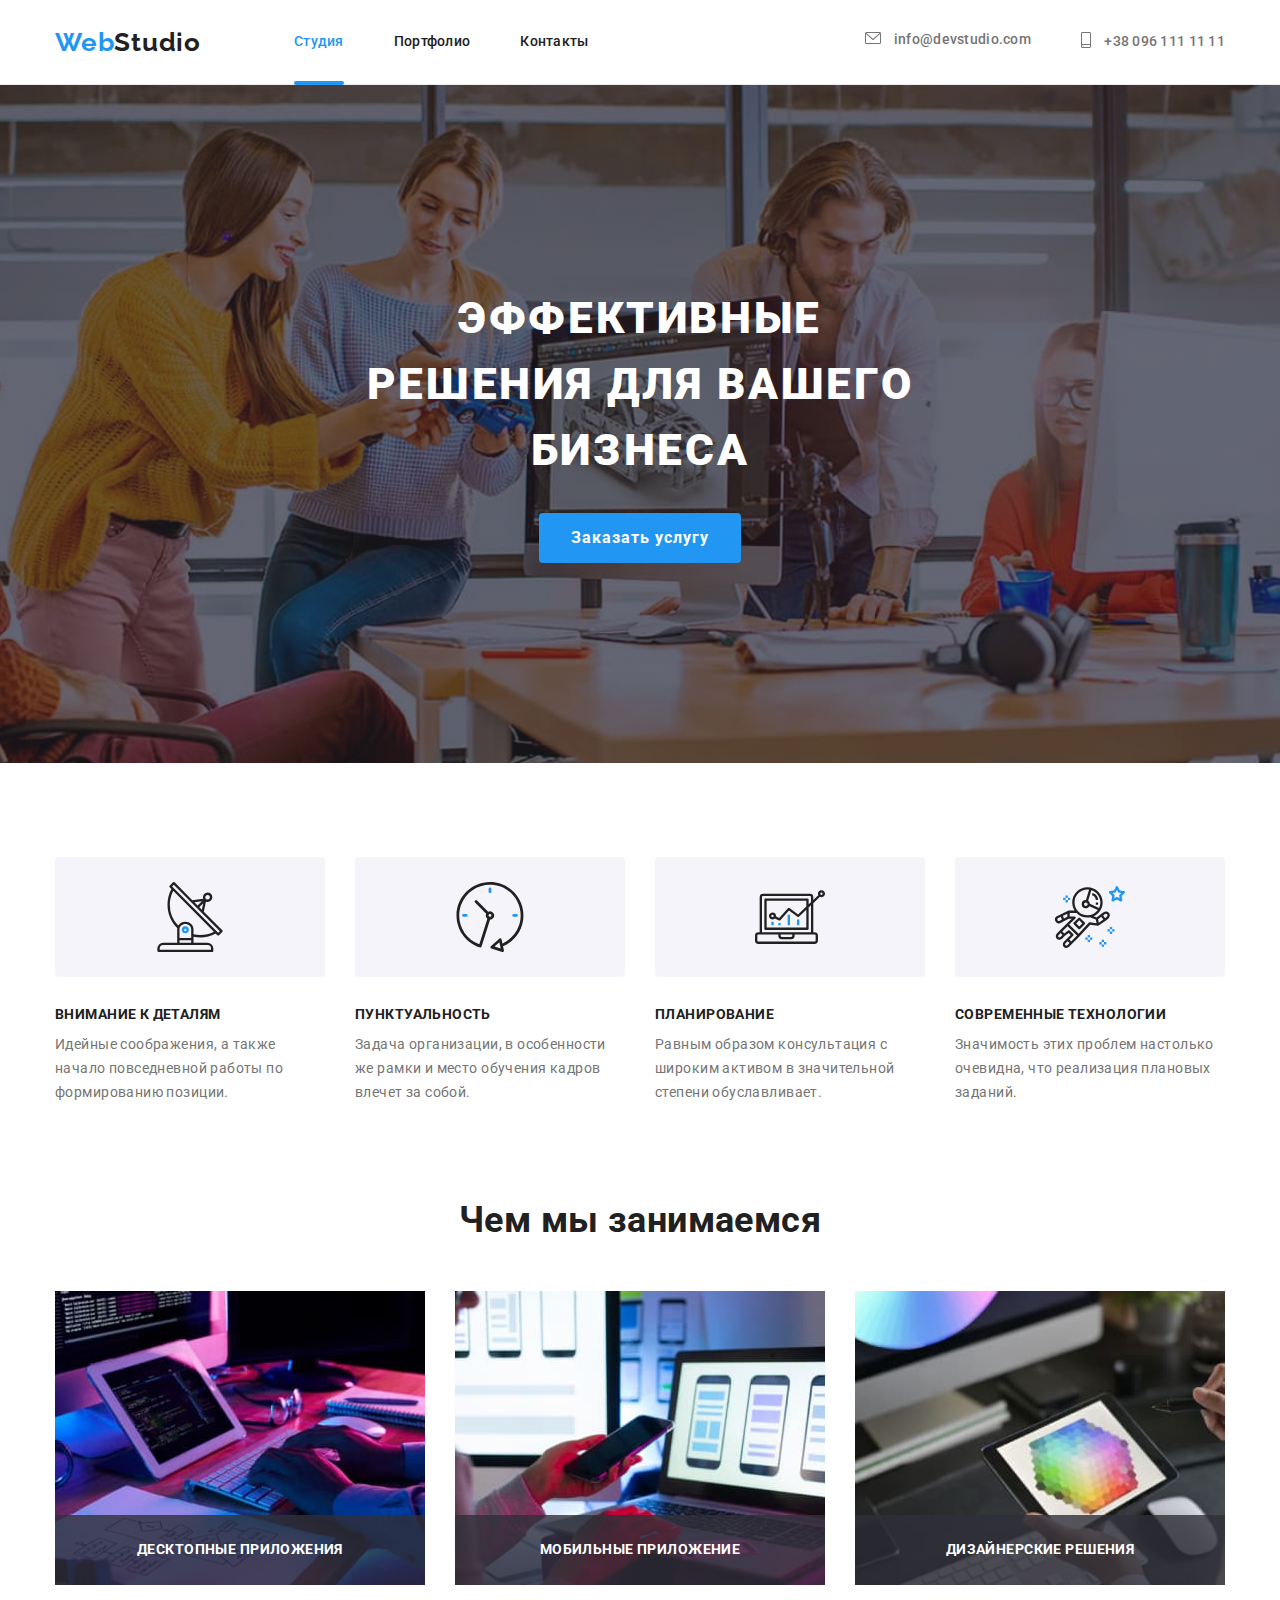
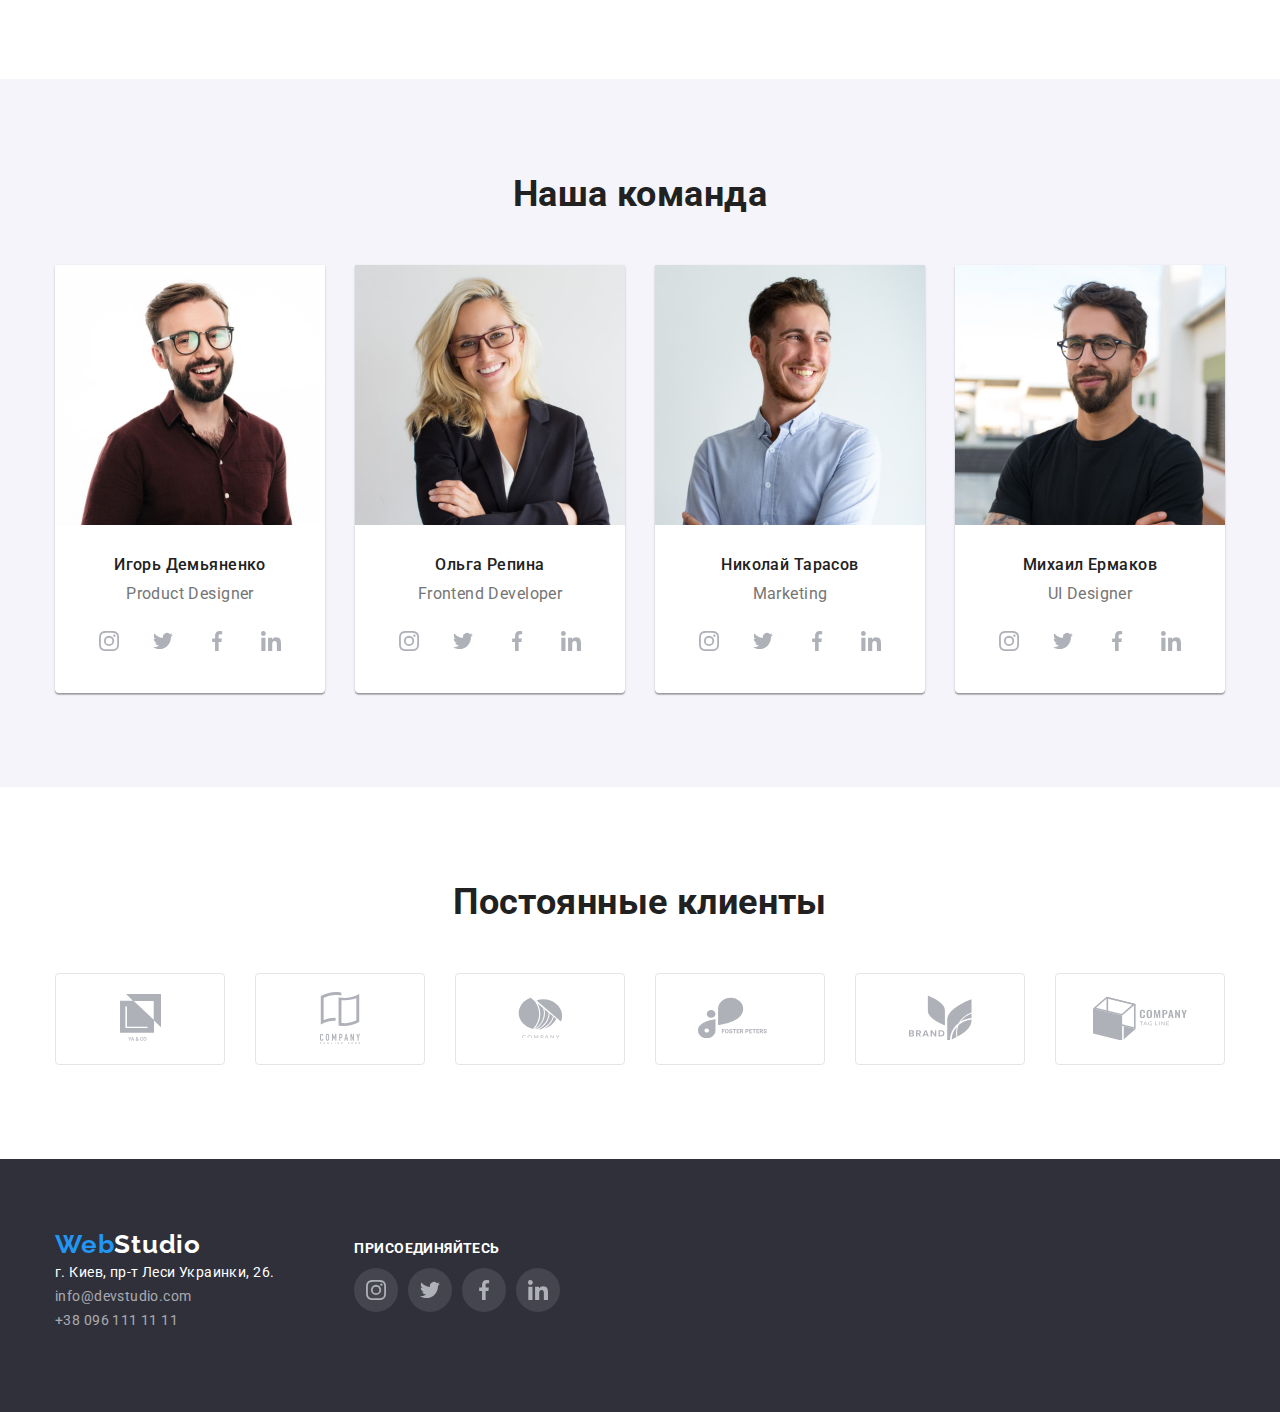
<file: index.html>
<!DOCTYPE html>
<html lang="ru">
  <head>
    <meta charset="UTF-8" />
    <meta http-equiv="X-UA-Compatible" content="IE=edge" />
    <meta name="viewport" content="width=device-width, initial-scale=1.0" />

    <title>Web Studio</title>
    <link href="https://fonts.googleapis.com" rel="preconnect" />
    <link href="https://fonts.gstatic.com" rel="preconnect" crossorigin />
    <link
      href="https://fonts.googleapis.com/css2?family=Raleway:wght@700&family=Roboto:wght@400;500;700;900&display=swap"
      rel="stylesheet"
    />
    <link
      rel="stylesheet"
      href="https://cdnjs.cloudflare.com/ajax/libs/modern-normalize/0.6.0/modern-normalize.min.css"
    />
    <link rel="stylesheet" href="./css/styles.css" />
  </head>
  <body>
    <!-- Шапка -->
    <header class="header">
      <nav class="main-nav container">
        <a href="./index.html" class="logo"
          ><span class="logo-web">Web</span>Studio</a
        >

        <ul class="site-nav list">
          <li class="item">
            <a href="" class="link current nav-link">Студия</a>
          </li>
          <li class="item">
            <a href="./portfolio.html" class="link nav-link">Портфолио</a>
          </li>
          <li class="item"><a href="" class="link nav-link">Контакты</a></li>
        </ul>

        <ul class="contact-header list">
          <li class="item">
            <a href="mailto:info@devstudio.com" class="link">
              <span class="icon-header">
                <svg class="icon-mail" width="16px" height="12px">
                  <use href="./images/sprite.svg#icon-mail"></use>
                </svg>
              </span>
              info@devstudio.com</a
            >
          </li>
          <li class="item">
            <a href="tel:+380961111111" class="link">
              <span class="icon-header">
                <svg class="icon-mail" width="10px" height="16px">
                  <use href="./images/sprite.svg#icon-smartphone"></use>
                </svg>
              </span>
              +38 096 111 11 11</a
            >
          </li>
        </ul>
      </nav>
    </header>

    <main>
      <!-- Герой -->
      <section class="section-hero">
        <div class="container">
          <h1 class="hero-title">Эффективные решения для вашего бизнеса</h1>
          <button data-modal-open type="button" class="button primary">
            Заказать услугу
          </button>
        </div>
      </section>

      <!-- Преимущества -->
      <section class="section">
        <div class="container">
          <h2 class="section-title visually-hidden">Преимущества</h2>

          <ul class="advantages-list list">
            <li class="list-item">
              <div class="advantages-box">
                <svg class="icon-advantages" width="70px" height="70px">
                  <use href="./images/sprite.svg#icon-antenna"></use>
                </svg>
              </div>
              <h3 class="title">Внимание к деталям</h3>
              <p class="text">
                Идейные соображения, а также начало повседневной работы по
                формированию позиции.
              </p>
            </li>
            <li class="list-item">
              <div class="advantages-box">
                <svg class="icon-advantages" width="70px" height="70px">
                  <use href="./images/sprite.svg#icon-clock"></use>
                </svg>
              </div>
              <h3 class="title">Пунктуальность</h3>
              <p class="text">
                Задача организации, в особенности же рамки и место обучения
                кадров влечет за собой.
              </p>
            </li>
            <li class="list-item">
              <div class="advantages-box">
                <svg class="icon-advantages" width="70px" height="70px">
                  <use href="./images/sprite.svg#icon-diagram"></use>
                </svg>
              </div>
              <h3 class="title">Планирование</h3>
              <p class="text">
                Равным образом консультация с широким активом в значительной
                степени обуславливает.
              </p>
            </li>
            <li class="list-item">
              <div class="advantages-box">
                <svg class="icon-advantages" width="70px" height="70px">
                  <use href="./images/sprite.svg#icon-astronaut"></use>
                </svg>
              </div>
              <h3 class="title">Современные технологии</h3>
              <p class="text">
                Значимость этих проблем настолько очевидна, что реализация
                плановых заданий.
              </p>
            </li>
          </ul>
        </div>
      </section>

      <!-- Рабочий процесс -->
      <section class="section-work section">
        <div class="container">
          <h2 class="section-title">Чем мы занимаемся</h2>
          <ul class="work-list list">
            <li class="work-item">
              <img
                src="./images/main-site/work/laptop.jpg"
                alt="Человек набирает код"
                width="370"
                height="294"
              />
              <h3 class="work-desс">Десктопные приложения</h3>
            </li>
            <li class="work-item">
              <img
                src="./images/main-site/work/phone.jpg"
                alt="Телефон на фоне ноутбука"
                width="370"
                height="294"
              />
              <h3 class="work-desс">Мобильные приложение</h3>
            </li>
            <li class="work-item">
              <img
                src="./images/main-site/work/сolor_palette.jpg"
                alt="Цифровая палитра красок"
                width="370"
                height="294"
              />
              <h3 class="work-desс">Дизайнерские решения</h3>
            </li>
          </ul>
        </div>
      </section>

      <!-- Команда -->
      <section class="section team">
        <div class="container">
          <h2 class="section-title team">Наша команда</h2>

          <ul class="team-list list">
            <li class="item">
              <img
                src="./images/main-site/team/Igor.jpg"
                alt="Игорь Демьяненко Product Designer"
                width="270"
                height="260"
              />
              <h3 class="title">Игорь Демьяненко</h3>
              <p class="text">Product Designer</p>
              <ul class="socials list">
                <li class="socials-item">
                  <a class="socials-link" href="">
                    <svg class="socials-icon" width="20" height="20">
                      <use href="./images/sprite.svg#icon-instagrambody"></use>
                    </svg>
                  </a>
                </li>
                <li class="socials-item">
                  <a class="socials-link" href="">
                    <svg class="socials-icon" width="20" height="20">
                      <use href="./images/sprite.svg#icon-twitterbody"></use>
                    </svg>
                  </a>
                </li>
                <li class="socials-item">
                  <a class="socials-link" href="">
                    <svg class="socials-icon" width="20" height="20">
                      <use href="./images/sprite.svg#icon-facebookbody"></use>
                    </svg>
                  </a>
                </li>
                <li class="socials-item">
                  <a class="socials-link" href="">
                    <svg class="socials-icon" width="20" height="20">
                      <use href="./images/sprite.svg#icon-linkedinbody"></use>
                    </svg>
                  </a>
                </li>
              </ul>
            </li>

            <li class="item">
              <img
                src="./images/main-site/team/Olga.jpg"
                alt="Ольга Репина Frontend Developer"
                width="270"
                height="260"
              />
              <h3 class="title">Ольга Репина</h3>
              <p class="text">Frontend Developer</p>
              <ul class="socials list">
                <li class="socials-item">
                  <a class="socials-link" href="">
                    <svg class="socials-icon" width="20" height="20">
                      <use href="./images/sprite.svg#icon-instagrambody"></use>
                    </svg>
                  </a>
                </li>
                <li class="socials-item">
                  <a class="socials-link" href="">
                    <svg class="socials-icon" width="20" height="20">
                      <use href="./images/sprite.svg#icon-twitterbody"></use>
                    </svg>
                  </a>
                </li>
                <li class="socials-item">
                  <a class="socials-link" href="">
                    <svg class="socials-icon" width="20" height="20">
                      <use href="./images/sprite.svg#icon-facebookbody"></use>
                    </svg>
                  </a>
                </li>
                <li class="socials-item">
                  <a class="socials-link" href="">
                    <svg class="socials-icon" width="20" height="20">
                      <use href="./images/sprite.svg#icon-linkedinbody"></use>
                    </svg>
                  </a>
                </li>
              </ul>
            </li>

            <li class="item">
              <img
                src="./images/main-site/team/Nikolay.jpg"
                alt="Николай Тарасов Marketing"
                width="270"
                height="260"
              />
              <h3 class="title">Николай Тарасов</h3>
              <p class="text">Marketing</p>
              <ul class="socials list">
                <li class="socials-item">
                  <a class="socials-link" href="">
                    <svg class="socials-icon" width="20" height="20">
                      <use href="./images/sprite.svg#icon-instagrambody"></use>
                    </svg>
                  </a>
                </li>
                <li class="socials-item">
                  <a class="socials-link" href="">
                    <svg class="socials-icon" width="20" height="20">
                      <use href="./images/sprite.svg#icon-twitterbody"></use>
                    </svg>
                  </a>
                </li>
                <li class="socials-item">
                  <a class="socials-link" href="">
                    <svg class="socials-icon" width="20" height="20">
                      <use href="./images/sprite.svg#icon-facebookbody"></use>
                    </svg>
                  </a>
                </li>
                <li class="socials-item">
                  <a class="socials-link" href="">
                    <svg class="socials-icon" width="20" height="20">
                      <use href="./images/sprite.svg#icon-linkedinbody"></use>
                    </svg>
                  </a>
                </li>
              </ul>
            </li>

            <li class="item">
              <img
                src="./images/main-site/team/Mihail.jpg"
                alt="Михаил Ермаков UI Designer"
                width="270"
                height="260"
              />
              <h3 class="title">Михаил Ермаков</h3>
              <p class="text">UI Designer</p>
              <ul class="socials list">
                <li class="socials-item">
                  <a class="socials-link" href="">
                    <svg class="socials-icon" width="20" height="20">
                      <use href="./images/sprite.svg#icon-instagrambody"></use>
                    </svg>
                  </a>
                </li>
                <li class="socials-item">
                  <a class="socials-link" href="">
                    <svg class="socials-icon" width="20" height="20">
                      <use href="./images/sprite.svg#icon-twitterbody"></use>
                    </svg>
                  </a>
                </li>
                <li class="socials-item">
                  <a class="socials-link" href="">
                    <svg class="socials-icon" width="20" height="20">
                      <use href="./images/sprite.svg#icon-facebookbody"></use>
                    </svg>
                  </a>
                </li>
                <li class="socials-item">
                  <a class="socials-link" href="">
                    <svg class="socials-icon" width="20" height="20">
                      <use href="./images/sprite.svg#icon-linkedinbody"></use>
                    </svg>
                  </a>
                </li>
              </ul>
            </li>
          </ul>
        </div>
      </section>

      <!-- Regular customers -->

      <section class="section">
        <div class="container">
          <h2 class="section-title clients">Постоянные клиенты</h2>
          <ul class="clients-list list">
            <li class="client-item">
              <a class="client-link">
                <svg class="client-icon" width="41px" height="47px">
                  <use href="./images/sprite.svg#icon-clientone"></use></svg
              ></a>
            </li>
            <li class="client-item">
              <a class="client-link">
                <svg class="client-icon" width="40px" height="52px">
                  <use href="./images/sprite.svg#icon-clienttwo"></use>
                </svg>
              </a>
            </li>
            <li class="client-item">
              <a class="client-link"
                ><svg class="client-icon" width="44px" height="41px">
                  <use href="./images/sprite.svg#icon-clientthree"></use></svg
              ></a>
            </li>
            <li class="client-item">
              <a class="client-link"
                ><svg class="client-icon" width="84px" height="41px">
                  <use href="./images/sprite.svg#icon-clientfour"></use></svg
              ></a>
            </li>
            <li class="client-item">
              <a class="client-link"
                ><svg class="client-icon" width="63px" height="45px">
                  <use href="./images/sprite.svg#icon-clientfive"></use></svg
              ></a>
            </li>
            <li class="client-item">
              <a class="client-link"
                ><svg class="client-icon" width="94px" height="44px">
                  <use href="./images/sprite.svg#icon-clientsix"></use></svg
              ></a>
            </li>
          </ul>
        </div>
      </section>
    </main>

    <!-- Футер -->
    <footer class="footer section">
      <div class="footer container">
        <div class="footer-adress">
          <a href="./index.html" class="logo"
            ><span class="logo-web">Web</span
            ><span class="logo-studio">Studio</span></a
          >
          <!-- Адресс -->
          <address>
            <ul class="adress list">
              <li>
                <a
                  href="https://goo.gl/maps/piqngm7oDQpEDh6u6"
                  class="footer-adress"
                  target="_blank"
                  rel="noopener nofollow noreferrer"
                  >г. Киев, пр-т Леси Украинки, 26.</a
                >
              </li>
              <li>
                <a href="mailto:info@devstudio.com" class="footer-mail"
                  >info@devstudio.com</a
                >
              </li>
              <li>
                <a href="tel:+380961111111" class="footer-tel"
                  >+38 096 111 11 11</a
                >
              </li>
            </ul>
          </address>
        </div>

        <!-- social  -->
        <div class="footer-social">
          <h2 class="footer-tittle">присоединяйтесь</h2>
          <ul class="socials list">
            <li class="socials-item">
              <a class="socials-link" href="">
                <svg class="socials-icon" width="20" height="20">
                  <use href="./images/sprite.svg#icon-instagrambody"></use>
                </svg>
              </a>
            </li>
            <li class="socials-item">
              <a class="socials-link" href="">
                <svg class="socials-icon" width="20" height="20">
                  <use href="./images/sprite.svg#icon-twitterbody"></use>
                </svg>
              </a>
            </li>
            <li class="socials-item">
              <a class="socials-link" href="">
                <svg class="socials-icon" width="20" height="20">
                  <use href="./images/sprite.svg#icon-facebookbody"></use>
                </svg>
              </a>
            </li>
            <li class="socials-item">
              <a class="socials-link" href="">
                <svg class="socials-icon" width="20" height="20">
                  <use href="./images/sprite.svg#icon-linkedinbody"></use>
                </svg>
              </a>
            </li>
          </ul>
        </div>
      </div>
    </footer>

    <div class="backdrop is-hidden" data-modal>
      <div class="modal">
        <button class="modal-button" data-modal-close>
          <svg class="close-icon" width="18" height="18">
            <use href="./images/sprite.svg#icon-close-black"></use>
          </svg>
        </button>
      </div>
    </div>

    <script src="./js/modal.js"></script>
  </body>
</html>
</file>
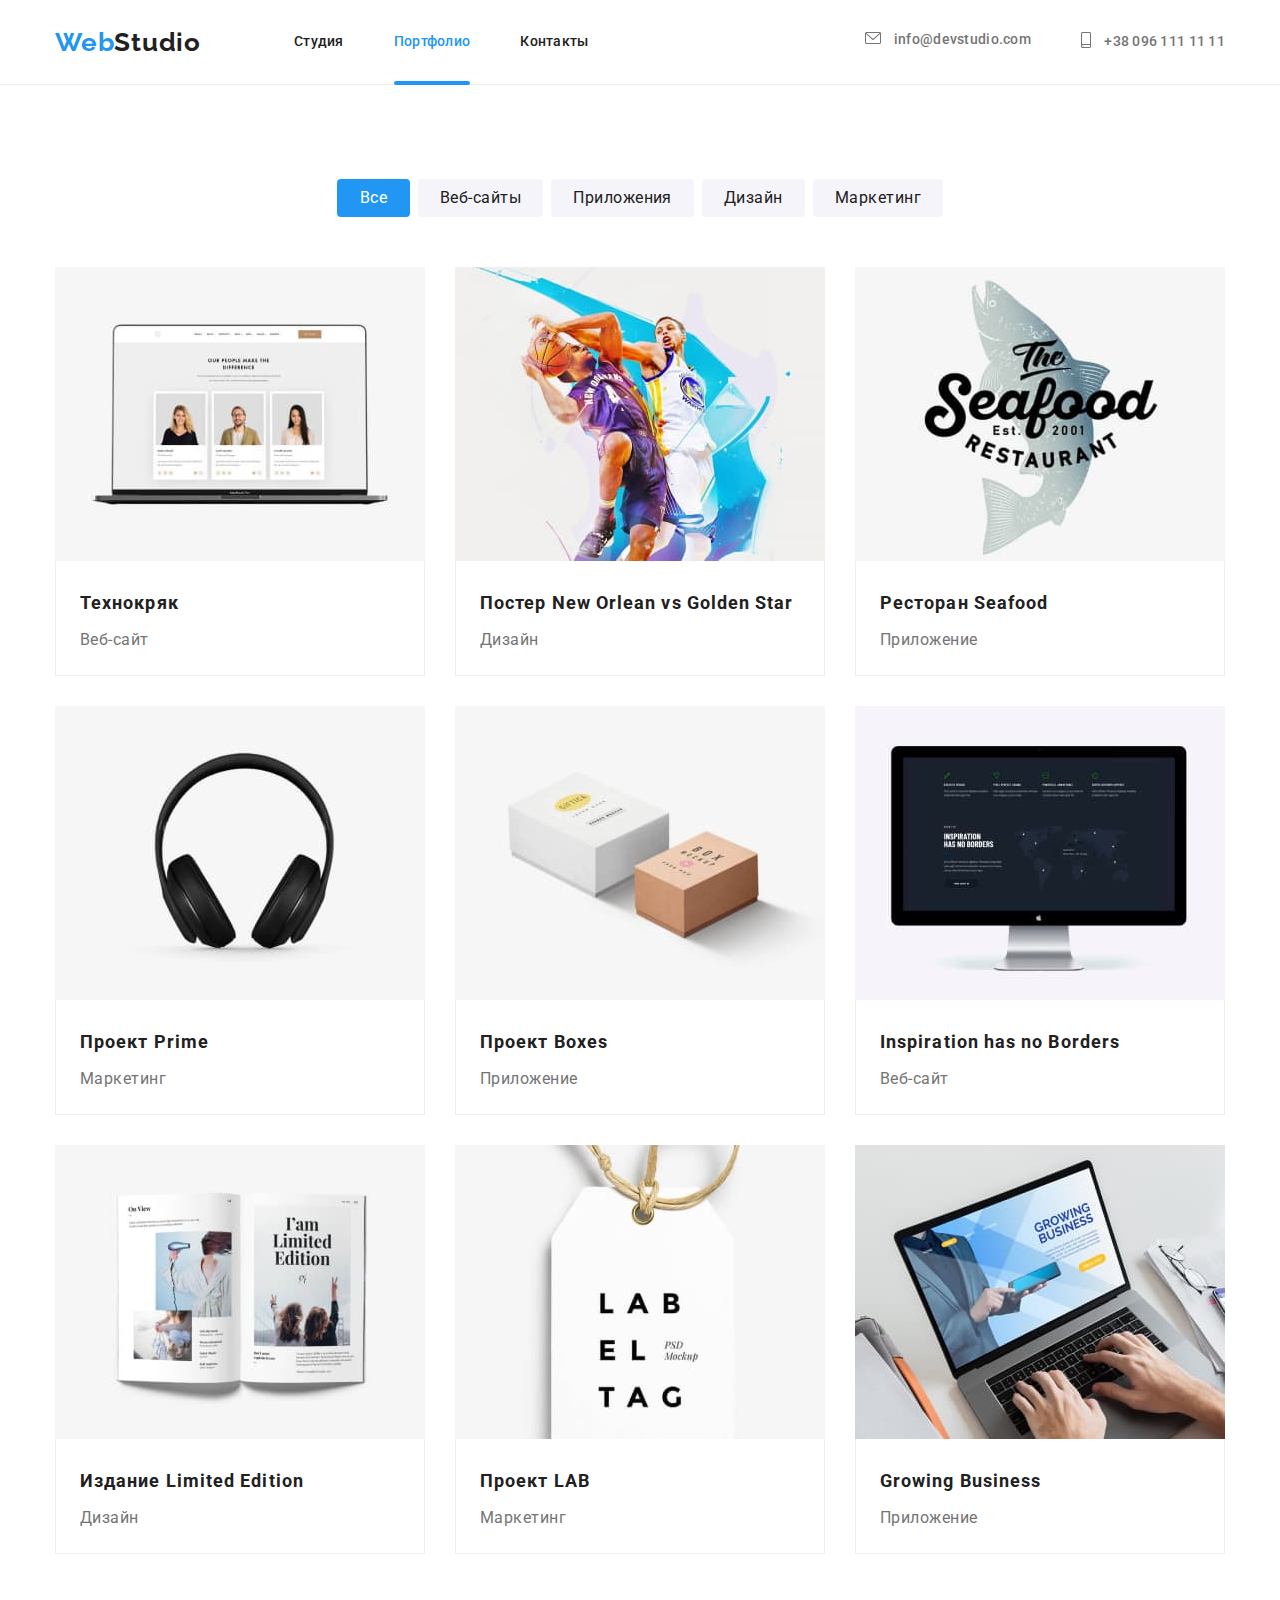
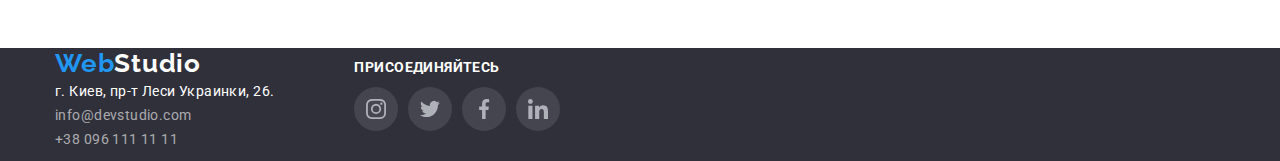
<file: portfolio.html>
<!DOCTYPE html>
<html lang="ru">
  <head>
    <meta charset="UTF-8" />
    <meta http-equiv="X-UA-Compatible" content="IE=edge" />
    <meta name="viewport" content="width=device-width, initial-scale=1.0" />
    <title>Portfolio</title>
    <link href="https://fonts.googleapis.com" rel="preconnect" />
    <link href="https://fonts.gstatic.com" rel="preconnect" crossorigin />
    <link
      href="https://fonts.googleapis.com/css2?family=Raleway:wght@700&family=Roboto:wght@400;500;700;900&display=swap"
      rel="stylesheet"
    />
    <link
      rel="stylesheet"
      href="https://cdnjs.cloudflare.com/ajax/libs/modern-normalize/0.6.0/modern-normalize.min.css"
    />
    <link rel="stylesheet" href="./css/styles.css" />
  </head>
  <body>
    <!-- Шапка -->
    <header class="header">
      <nav class="main-nav container">
        <a href="./index.html" class="logo"
          ><span class="logo-web">Web</span>Studio</a
        >

        <ul class="site-nav list">
          <li class="item">
            <a href="./index.html" class="nav-link link">Студия</a>
          </li>
          <li class="item">
            <a href="./portfolio.html" class="nav-link link current"
              >Портфолио</a
            >
          </li>
          <li class="item"><a href="" class="nav-link link">Контакты</a></li>
        </ul>

        <ul class="contact-header list">
          <li class="item">
            <a href="mailto:info@devstudio.com" class="link">
              <span class="icon-header">
                <svg class="icon-mail" width="16px" height="12px">
                  <use href="./images/sprite.svg#icon-mail"></use>
                </svg>
              </span>
              info@devstudio.com</a
            >
          </li>
          <li class="item">
            <a href="tel:+380961111111" class="link">
              <span class="icon-header">
                <svg class="icon-mail" width="10px" height="16px">
                  <use href="./images/sprite.svg#icon-smartphone"></use>
                </svg>
              </span>
              +38 096 111 11 11</a
            >
          </li>
        </ul>
      </nav>
    </header>

    <main>
      <!-- Портфолио -->
      <section class="section portfolio">
        <div class="container">
          <h1 class="section-title visually-hidden">Портфолио</h1>
          <ul class="portfolio-filter list">
            <li class="item">
              <button type="button" class="button primary-filter">Все</button>
            </li>
            <li class="item">
              <button type="button" class="button">Веб-сайты</button>
            </li>
            <li class="item">
              <button type="button" class="button">Приложения</button>
            </li>
            <li class="item">
              <button type="button" class="button">Дизайн</button>
            </li>
            <li class="item">
              <button type="button" class="button">Маркетинг</button>
            </li>
          </ul>
        </div>

        <div class="container">
          <ul class="portfolio-list list">
            <li class="item">
              <a
                href=""
                class="portfolio-link link"
                target="_blank"
                rel="noopener nofollow noreferrer"
              >
                <div class="portfolio-img">
                  <img
                    src="./images/portfolio/technocrack.jpg"
                    alt="Ноутбук с сайтом"
                    width="370"
                    height="294"
                  />
                  <div class="project-description">
                    <p class="project-text">
                      Ресурс предлагает комплексные предложения с разным уровнем
                      функционала и сервисов. Все это позволит посетителю
                      получить исчерпывающие сведения о компании или частном
                      лице.
                    </p>
                  </div>
                </div>
                <div class="description">
                  <h2 class="title">Технокряк</h2>
                  <p class="text">Веб-сайт</p>
                </div>
              </a>
            </li>

            <li class="item">
              <a
                href=""
                class="portfolio-link link"
                target="_blank"
                rel="noopener nofollow noreferrer"
              >
                <div class="portfolio-img">
                  <img
                    src="./images/portfolio/poster.jpg"
                    alt="<Баскетболисты>"
                    width="370"
                    height="294"
                  />
                  <div class="project-description">
                    <p class="project-text">
                      Ресурс предлагает комплексные предложения с разным уровнем
                      функционала и сервисов. Все это позволит посетителю
                      получить исчерпывающие сведения о компании или частном
                      лице.
                    </p>
                  </div>
                </div>
                <div class="description">
                  <h2 class="title">Постер New Orlean vs Golden Star</h2>
                  <p class="text">Дизайн</p>
                </div>
              </a>
            </li>

            <li class="item">
              <a
                href=""
                class="portfolio-link link"
                target="_blank"
                rel="noopener nofollow noreferrer"
              >
                <div class="portfolio-img">
                  <img
                    src="./images/portfolio/seafood.jpg"
                    alt="Лого ресторана с рыбой"
                    width="370"
                    height="294"
                  />
                  <div class="project-description">
                    <p class="project-text">
                      Ресурс предлагает комплексные предложения с разным уровнем
                      функционала и сервисов. Все это позволит посетителю
                      получить исчерпывающие сведения о компании или частном
                      лице.
                    </p>
                  </div>
                </div>
                <div class="description">
                  <h2 class="title">Ресторан Seafood</h2>
                  <p class="text">Приложение</p>
                </div>
              </a>
            </li>

            <li class="item">
              <a
                href=""
                class="portfolio-link link"
                target="_blank"
                rel="noopener nofollow noreferrer"
              >
                <div class="portfolio-img">
                  <img
                    src="./images/portfolio/prj_prime.jpg"
                    alt="Наушники"
                    width="370"
                    height="294"
                  />
                  <div class="project-description">
                    <p class="project-text">
                      Ресурс предлагает комплексные предложения с разным уровнем
                      функционала и сервисов. Все это позволит посетителю
                      получить исчерпывающие сведения о компании или частном
                      лице.
                    </p>
                  </div>
                </div>
                <div class="description">
                  <h2 class="title">Проект Prime</h2>
                  <p class="text">Маркетинг</p>
                </div>
              </a>
            </li>

            <li class="item">
              <a
                href=""
                class="portfolio-link link"
                target="_blank"
                rel="noopener nofollow noreferrer"
              >
                <div class="portfolio-img">
                  <img
                    src="./images/portfolio/prj_box.jpg"
                    alt="Две коробки"
                    width="370"
                    height="294"
                  />
                  <div class="project-description">
                    <p class="project-text">
                      Ресурс предлагает комплексные предложения с разным уровнем
                      функционала и сервисов. Все это позволит посетителю
                      получить исчерпывающие сведения о компании или частном
                      лице.
                    </p>
                  </div>
                </div>
                <div class="description">
                  <h2 class="title">Проект Boxes</h2>
                  <p class="text">Приложение</p>
                </div>
              </a>
            </li>

            <li class="item">
              <a
                href=""
                class="portfolio-link link"
                target="_blank"
                rel="noopener nofollow noreferrer"
              >
                <div class="portfolio-img">
                  <img
                    src="./images/portfolio/inspiration.jpg"
                    alt="Монитор с сайтом"
                    width="370"
                    height="294"
                  />
                  <div class="project-description">
                    <p class="project-text">
                      Ресурс предлагает комплексные предложения с разным уровнем
                      функционала и сервисов. Все это позволит посетителю
                      получить исчерпывающие сведения о компании или частном
                      лице.
                    </p>
                  </div>
                </div>
                <div class="description">
                  <h2 class="title">Inspiration has no Borders</h2>
                  <p class="text">Веб-сайт</p>
                </div>
              </a>
            </li>

            <li class="item">
              <a
                href=""
                class="portfolio-link link"
                target="_blank"
                rel="noopener nofollow noreferrer"
              >
                <div class="portfolio-img">
                  <img
                    src="./images/portfolio/limited_edition.jpg"
                    alt="Журнал"
                    width="370"
                    height="294"
                  />
                  <div class="project-description">
                    <p class="project-text">
                      Ресурс предлагает комплексные предложения с разным уровнем
                      функционала и сервисов. Все это позволит посетителю
                      получить исчерпывающие сведения о компании или частном
                      лице.
                    </p>
                  </div>
                </div>
                <div class="description">
                  <h2 class="title">Издание Limited Edition</h2>
                  <p class="text">Дизайн</p>
                </div>
              </a>
            </li>

            <li class="item">
              <a
                href=""
                class="portfolio-link link"
                target="_blank"
                rel="noopener nofollow noreferrer"
              >
                <div class="portfolio-img">
                  <img
                    src="./images/portfolio/prj_lab.jpg"
                    alt="Экикетка"
                    width="370"
                    height="294"
                  />
                  <div class="project-description">
                    <p class="project-text">
                      Ресурс предлагает комплексные предложения с разным уровнем
                      функционала и сервисов. Все это позволит посетителю
                      получить исчерпывающие сведения о компании или частном
                      лице.
                    </p>
                  </div>
                </div>
                <div class="description">
                  <h2 class="title">Проект LAB</h2>
                  <p class="text">Маркетинг</p>
                </div>
              </a>
            </li>

            <li class="item">
              <a
                href=""
                class="portfolio-link link"
                target="_blank"
                rel="noopener nofollow noreferrer"
              >
                <div class="portfolio-img">
                  <img
                    src="./images/portfolio/growing_business.jpg"
                    alt="Ноутбук"
                    width="370"
                    height="294"
                  />
                  <div class="project-description">
                    <p class="project-text">
                      Ресурс предлагает комплексные предложения с разным уровнем
                      функционала и сервисов. Все это позволит посетителю
                      получить исчерпывающие сведения о компании или частном
                      лице.
                    </p>
                  </div>
                </div>
                <div class="description">
                  <h2 class="title">Growing Business</h2>
                  <p class="text">Приложение</p>
                </div>
              </a>
            </li>
          </ul>
        </div>
      </section>
    </main>

    <!-- Футер -->
    <footer class="footer">
      <div class="footer container">
        <div class="footer-adress">
          <a href="./index.html" class="logo"
            ><span class="logo-web">Web</span
            ><span class="logo-studio">Studio</span></a
          >
          <!-- Адресс -->
          <address>
            <ul class="adress list">
              <li>
                <a
                  href="https://goo.gl/maps/piqngm7oDQpEDh6u6"
                  class="footer-adress"
                  target="_blank"
                  rel="noopener nofollow noreferrer"
                  >г. Киев, пр-т Леси Украинки, 26.</a
                >
              </li>
              <li>
                <a href="mailto:info@devstudio.com" class="footer-mail"
                  >info@devstudio.com</a
                >
              </li>
              <li>
                <a href="tel:+380961111111" class="footer-tel"
                  >+38 096 111 11 11</a
                >
              </li>
            </ul>
          </address>
        </div>

        <!-- social  -->
        <div class="footer-social">
          <h2 class="footer-tittle">присоединяйтесь</h2>
          <ul class="socials list">
            <li class="socials-item">
              <a class="socials-link" href="">
                <svg class="socials-icon" width="20" height="20">
                  <use href="./images/sprite.svg#icon-instagrambody"></use>
                </svg>
              </a>
            </li>
            <li class="socials-item">
              <a class="socials-link" href="">
                <svg class="socials-icon" width="20" height="20">
                  <use href="./images/sprite.svg#icon-twitterbody"></use>
                </svg>
              </a>
            </li>
            <li class="socials-item">
              <a class="socials-link" href="">
                <svg class="socials-icon" width="20" height="20">
                  <use href="./images/sprite.svg#icon-facebookbody"></use>
                </svg>
              </a>
            </li>
            <li class="socials-item">
              <a class="socials-link" href="">
                <svg class="socials-icon" width="20" height="20">
                  <use href="./images/sprite.svg#icon-linkedinbody"></use>
                </svg>
              </a>
            </li>
          </ul>
        </div>
      </div>
    </footer>
  </body>
</html>
</file>
<file: css/styles.css>
html {
    box-sizing: border-box;
}

*,
*::after,
*::before {
    box-sizing: inherit;
}

/* цвет основного текста #212121 */
/* вторичный цвет #757575 */
/*белый #FFFFFF  */
/* акцент #2196F3; */
/* подвал rgba(255, 255, 255, 0.6) */
/* вторичный цвет фона #2F303A; */
/* фон неактивной кнопки #F5F4FA*/
/* цвет рамки карточек #EEEEEE*/
/* цвет нижней рамки хедера #ECECEC */
/* цвет иконок #AFB1B8 */
/* цвет рамки клиентов #E5E5E5 */
/* цвет фона модального окнна rgba(0, 0, 0, 0.25)*/

:root {
    --primary-text-color: #212121;
    --secondary-text-color: #757575;
    --accent-color: #2196F3;
    --primary-white-color: #FFFFFF;
    --footer-color: rgba(255, 255, 255, 0.6);
    --secondary-bg-color: #2F303A;
    --button-bg-color: #F5F4FA;
    --border-card-color: #EEEEEE;
    --border-header-color: #ECECEC;
    --icon-color: #AFB1B8;
    --borger-client-color: #E5E5E5;
    --bg-modal-color: rgba(0, 0, 0, 0.25)
}

body {
    background-color: var(--primary-white-color);
    color: var(--primary-text-color);

    font-family: "Roboto", sans-serif; 
    font-size: 14px;
    letter-spacing: 0.03em;
}

/* Утиилиты */
.container {
    margin-left: auto;
    margin-right: auto;
    width: 1200px;
    padding-left: 15px;
    padding-right: 15px;
    /* outline: 2px solid tomato; */
}

.list {
    padding: 0;
    margin: 0;
    list-style: none;
}

.link {
    text-decoration: none;
    color: inherit;
}

img {
    display: block;
    max-width: 100%;
    height: auto;
}

/* main-nav */
.main-nav{
    display: flex;
    align-items: center;
}

/* Logo */
.logo {

    color: var(--primary-text-color);
    font-family: Raleway, cursive;
    font-weight: 700;
    font-size: 26px;
    line-height: 1.19;
    letter-spacing: 0.03em;

    text-decoration: none;
}

.logo-web {
    color: var(--accent-color);
}

/* site nav */
.site-nav {
    display: flex;
    margin-left: 93px;
}

.site-nav .item:not(:last-child) {
    margin-right: 50px;
}

.site-nav .link:hover,
.site-nav .link:focus {
    color: var(--accent-color);

    transition: color 250ms cubic-bezier(0.4, 0, 0.2, 1);
}

.site-nav .link {
    display: block;
    padding-top: 32px;
    padding-bottom: 32px;

    position: relative;

    color: var(--primary-text-color);
    font-weight: 500;
    line-height: 1.14;
    letter-spacing: 0.02em;
}

.site-nav .link.current {
    color: var(--accent-color);
}

.site-nav .link.current::after {
    content: '';

    position: absolute;
    left: 0;
    bottom: 0;
    bottom: -2.6px;

    display: block;
    width: 100%;
    height: 4px;
    background-color: var(--accent-color);

    opacity: 1;
    transform: scaleX(1);
    border-radius: 2px;
}

.nav-link::after {
    content: '';

    position: absolute;
    left: 0;
    bottom: -2.6px;

    display: block;
    width: 100%;
    height: 4px;
    background-color: var(--accent-color);

    opacity: 0;
    transform: scaleX(0);
    transform-origin: center left;
    transition: transform 250ms cubic-bezier(0.4, 0, 0.2, 1),
        opacity 250ms cubic-bezier(0.4, 0, 0.2, 1); 
    border-radius: 2px;
}


.nav-link:hover::after {
    opacity: 1;
    width: 100%;
    transform: scaleX(1);

}

.contact-header .link:hover,
.contact-header .link:focus {
    color: var(--accent-color);

    transition: color 250ms cubic-bezier(0.4, 0, 0.2, 1);
}

.contact-header {
    display: flex;
    margin-left: auto;
}

.contact-header .item:not(:last-child) {
    margin-right: 50px;
}

.contact-header .link {

    display: block;
    padding-top: 32px;
    padding-bottom: 32px;

    color: var(--secondary-text-color);
    font-weight: 500;
    line-height: 1.14;
    letter-spacing: 0.02em;
}

.icon-header{
    margin-right: 10px;
    fill: inherit;
    vertical-align: middle;
    fill: currentColor;
}

.header {
    border-bottom-width: 1px;
    border-bottom-style: solid;
    border-bottom-color: #ECECEC;
}

/* hero */
.section-hero {

    max-width: 1600px;
    min-height: 600px;
    margin-right: auto;
    margin-left: auto;

    background-image: linear-gradient(
        to right,
        rgba(47, 48, 58, 0.4),
        rgba(47, 48, 58, 0.4)
        ),
    url("../images/main-site/heager_img.jpg");
    background-repeat: no-repeat;
    background-size: cover;
    background-position: center;

    padding-top: 200px;
    padding-bottom: 200px;

    background-color: var(--secondary-bg-color);
    text-align: center;
}

.section {
    padding-top: 94px;
    padding-bottom: 94px;
}

/* .section +.section{
    padding-top: 0px;
} */

.section-title {
    margin-top: 0;
    margin-bottom: 50px;

    font-size: 36px;
    line-height: 1.17;
    text-align: center;
}

.hero-title {
    margin-top: 0;
    margin-bottom: 30px;
    margin-right: 283px;
    margin-left: 283px;

    color: var(--primary-white-color);
    text-transform: uppercase;

    font-weight: 900;
    font-size: 44px;
    line-height: 1.5;
    /* text-align: center; */
    letter-spacing: 0.06em;
}

/* Button */
.button.primary {
    padding: 10px 32px;
    min-width: 200px;

    color: var(--primary-white-color);
    background-color: var(--accent-color);

    font-weight: 700;
    font-size: 16px;
    line-height: 1.88;
    letter-spacing: 0.06em;
}

.button.primary:hover,
.button.primary:focus {
    color: var(--primary-text-color);

    transition: color 250ms cubic-bezier(0.4, 0, 0.2, 1);
}

.button {
    border-radius: 4px;
    padding: 6px 22px;
    min-width: 73px;
    border: none;


    color: var(--primary-text-color);
    background-color: var(--button-bg-color);

    cursor: pointer;
    font-family: inherit;

    font-size: 16px;
    line-height: 1.63;
    
    text-align: center;
    letter-spacing: 0.03em;
}

/* Advantages */
.section-work{
    padding-top: 0px;
}

.visually-hidden {
    position: absolute;
    width: 1px;
    height: 1px;
    margin: -1px;
    border: 0;
    padding: 0;
    white-space: nowrap;
    clip-path: inset(100%);
    clip: rect(0 0 0 0);
    overflow: hidden;

}

.advantages-list {
    display: flex;
    flex-wrap: wrap;
}

.advantages-list .list-item {
    width: 270px;
}

.advantages-box {
    display: flex;
    justify-content: center;
    align-items: center;
    height: 120px;
    width: 270px;
    border-radius: 4px;
    margin-bottom: 30px;

    background-color: var(--button-bg-color);
}

.icon-advantages {
    margin: 0 auto;
}

.advantages-list .list-item:not(:last-child){
    margin-right: 30px;
}

.advantages-list .title{
    margin-top: 0;
    margin-bottom: 10px;

    text-transform: uppercase;

    font-size: 14px;
    line-height: 1.14;
}

.advantages-list .text{     
    margin-top: 0;
    margin-bottom: 0;

    color: var(--secondary-text-color);
    line-height: 1.71; 
}

.work-list {
    display: flex;
    flex-wrap: wrap;
    justify-content: space-between;
}

.work-item {
    position: relative;
}

.work-desс {
    font-weight: 700;
    font-size: 14px;
    line-height: 1.14;
    text-align: center;
    letter-spacing: 0.03em;
    text-transform: uppercase;
    position: absolute;
    bottom: 0;
    width: 100%;
    padding: 27px 0;
    margin: 0;
    color: var(--primary-white-color);
    background-color: rgba(47, 48, 58, 0.8);
    transition: transform 250ms cubic-bezier(0.4, 0, 0.2, 1);
}

/* Team */

.team-list {
    display: flex;
    flex-wrap: wrap;
}

.team-list .item:not(:last-child) {
    margin-right: 30px;
}

.team-list .item{

    border-bottom-right-radius: 4px;
    border-bottom-left-radius: 4px;

    box-shadow: 0px 1px 3px rgba(0, 0, 0, 0.12), 0px 1px 1px rgba(0, 0, 0, 0.14), 0px 2px 1px rgba(0, 0, 0, 0.2);

    background-color: var(--primary-white-color);
}

.section.team{  
    padding-top: 94px;
    
    background-color: var(--button-bg-color);
}

.team-list .title {

    margin-top: 0;
    margin-bottom: 0;
    padding-top: 30px;
    padding-bottom: 10px;

    font-weight: 500;
    font-size: 16px;
    line-height: 1.19;
    text-align: center;
}

.team-list .text{

    margin-top: 0;
    margin-bottom: 0px;
    padding-bottom: 16px;
  
    color: var(--secondary-text-color);

    font-size: 16px;
    line-height: 1.19;  
    text-align: center;

}

.socials {
    display: flex;
    align-items: center;
    justify-content: center;

    padding-bottom: 30px;
}

.socials-item:not(:last-child) {
  margin-right: 10px;
}

.socials-link {
    display: flex;
    justify-content: center;
    align-items: center;
    width: 100%;
    height: 100%;

    color: var(--icon-color);
    border-radius: 50%;
}

.socials-link:hover,
.socials-link:focus {
    color: var(--primary-white-color);
    background-color: var(--accent-color);

    transition: color 250ms cubic-bezier(0.4, 0, 0.2, 1);
}

.socials-icon {
    fill: currentColor;
}

/* Постоянные клиенты */
.clients-list {
    display: flex;
}

.client-item {
    display: flex;
    justify-content: center;
    align-items: center;
    
    width: 170px;
    height: 92px;
    border: 1px solid var(--borger-client-color);
    border-radius: 4px;
    margin-right: 30px;
}

.client-item:hover,
.client-item:focus{
    border-color: var(--accent-color);
    border-radius: 4px;

    transition: border-top-color 250ms cubic-bezier(0.4, 0, 0.2, 1),
        border-right-color 250ms cubic-bezier(0.4, 0, 0.2, 1),
        border-bottom-color 250ms cubic-bezier(0.4, 0, 0.2, 1);
}


.client-icon {
    fill: var(--icon-color);
}

.client-item:hover .client-icon,
.client-item:focus .client-icon{
    fill: var(--accent-color);

    transition: fill 250ms cubic-bezier(0.4, 0, 0.2, 1);
}

.client-item:last-child {
    margin: 0;
}

.item-icon {
    fill: var(--icon-color);
}

.item-icon:hover,
.item-icon:focus {
    fill: var(--accent-color);
    transition: fill 250ms cubic-bezier(0.4, 0, 0.2, 1);
}

/* Футер */
.footer {

    background-color: var(--secondary-bg-color);
}

.logo-studio {
    color: var(--primary-white-color);
}

.footer-adress{
    display: inline-block;
    margin-right: 40px;

    text-decoration: none;
    font-style: normal;

    color: var(--primary-white-color);
    
    font-weight: 400;
    line-height: 1.71;
    letter-spacing: 0.03em;
}

.footer-mail,
.footer-tel{
    text-decoration: none;
    font-style: normal;

    color: var(--footer-color);

    font-weight: 400;
    line-height: 1.71;    
    letter-spacing: 0.03em;
}

.footer-mail:hover,
.footer-mail:focus,
.footer-tel:hover,
.footer-tel:focus{
    color: var(--accent-color);

    transition: color 250ms cubic-bezier(0.4, 0, 0.2, 1);
}

.footer.container {
    display: flex;
}

.footer.section {
    padding-top: 70px;
    padding-bottom: 70px;
} 

.footer-social {
    display: inline-block;
}

.footer-tittle {

    font-weight: 700;
    font-size: 14px;
    line-height: 1.14;
    letter-spacing: 0.03em;

    color: var(--primary-white-color);
    text-transform: uppercase;
}

.socials-item {
    position: relative;
    width: 44px;
    height: 44px;
    border-radius: 50%;
    fill: var(--primary-white-color);
    background-color: rgba(255, 255, 255, .1);
}

/* Portfolio */

.portfolio-filter {
    display: flex;
    justify-content: center;
    margin-bottom: 50px;
}

.portfolio-filter .item:not(:last-child) {
    margin-right: 8px;
}

.site-nav .link:hover,
.site-nav .link:focus {
    color: var(--accent-color);

    transition: color 250ms cubic-bezier(0.4, 0, 0.2, 1);
}

.primary-filter {
    color: var(--primary-white-color);
    background-color: var(--accent-color);

    font-size: 16px;
    line-height: 1.63;

    text-align: center;
    letter-spacing: 0.03em;
}

.portfolio-filter .button.primary-filter:hover,
.portfolio-filter .button.primary-filter:focus {
    color: var(--primary-text-color);

    transition: color 250ms cubic-bezier(0.4, 0, 0.2, 1);
}

.portfolio-filter .button:hover,
.portfolio-filter .button:focus {
    color: var(--primary-white-color);
    background-color: var(--accent-color);

    box-shadow: 0px 3px 1px rgba(0, 0, 0, 0.1), 0px 1px 2px rgba(0, 0, 0, 0.08), 0px 2px 2px rgba(0, 0, 0, 0.12);

    transition: color 250ms cubic-bezier(0.4, 0, 0.2, 1),
    box-shadow 250ms cubic-bezier(0.4, 0, 0.2, 1),
    background-color 250ms cubic-bezier(0.4, 0, 0.2, 1);
}

.portfolio-list {
    display: flex;
    flex-wrap: wrap;
}

.portfolio-list .item:hover,
.portfolio-list .item:focus{
    box-shadow: 0px 1px 1px rgba(0, 0, 0, 0.12), 0px 4px 4px rgba(0, 0, 0, 0.06), 1px 4px 6px rgba(0, 0, 0, 0.16);

    transition: box-shadow 250ms cubic-bezier(0.4, 0, 0.2, 1);
}

.portfolio-list .item {
    /* width: 370px; */
    width: calc((100% - 60px) / 3);
    margin-right: 30px;
}

.portfolio-list .item .description {
    position: relative;

    border-right-width: 1px;
    border-right-style: solid;
    border-right-color: var(--border-card-color);
    
    border-bottom-width: 1px;
    border-bottom-style: solid;
    border-bottom-color: var(--border-card-color);
    
    border-left-width: 1px;
    border-left-style: solid;
    border-left-color: var(--border-card-color);

    padding-left: 24px;
}

.portfolio-list .item:nth-child(3n) {
    margin-right: 0;
}

.portfolio-list .item:not(:nth-last-child(-n + 3)) {
    margin-bottom: 30px;
}

.portfolio-list .title {
    margin-top: 0;
    margin-bottom: 4px;

    padding-top: 24px;

    color: var(--primary-text-color);

    font-size: 18px;
    line-height: 2;
    letter-spacing: 0.06em;
}

.portfolio-list .text{
    margin-top: 0;
    margin-bottom: 20px;


    color: var(--secondary-text-color);
    
    font-weight: 400;
    font-size: 16px;
    line-height: 1.88;
    letter-spacing: 0.03em;
}

.portfolio-link {
    position: relative;
}

.portfolio-img {
    position: relative;
    overflow: hidden;  
    height: 294px; 
}

.project-description {
    display: flex;
    justify-content: center;
    align-items: center;
    position: absolute;
    top: 0;
    width: 100%;
    height: 100%;
    overflow: hidden;
    transform: translateY(103%);
    background-color: var(--accent-color);
    opacity: 0.9;

    transition: transform 0.25s cubic-bezier(0.4, 0, 0.2, 1), width 0.25s cubic-bezier(0.4, 0, 0.2, 1);
}

.item:hover .project-description,
.item:focus .project-description {
    transform: translateY(0);
}
.project-text {
    margin-left: 24px;
    font-size: 18px;
    line-height: 1.55;
    letter-spacing: 0.03em;
    color: var(--primary-white-color);
}

/* Modal */
.backdrop {
    position: fixed;
    top: 0;
    left: 0;
    width: 100%;
    height: 100%;
    background-color: var(--bg-modal-color);

    opacity: 1;
    transition: opacity 250ms cubic-bezier(0.4, 0, 0.2, 1);
}

.backdrop.is-hidden {
    opacity: 0;
    pointer-events: none;
}

.backdrop.is-hidden .modal {
    transform: translate(-50%, -50%) scale(1.1);
}

.modal {
    position: absolute;
    top: 50%;
    left: 50%;
    
    height: 581px;
    width: 528px;
    padding: 15px;
    border-radius: 4px;
    background-color: var(--primary-white-color);

    transform: translate(-50%, -50%) scale(1);
}

.modal-button {
    position: absolute;
    right: 8px;
    top: 8px;
    display: flex;
    flex-direction: column;
    justify-content: center;
    align-items: center;
    width: 30px;
    height: 30px;
    border-radius: 50%;
    background: var(--primary-white-color);
    border: 1px solid rgba(0, 0, 0, 0.1); 
}
</file>
